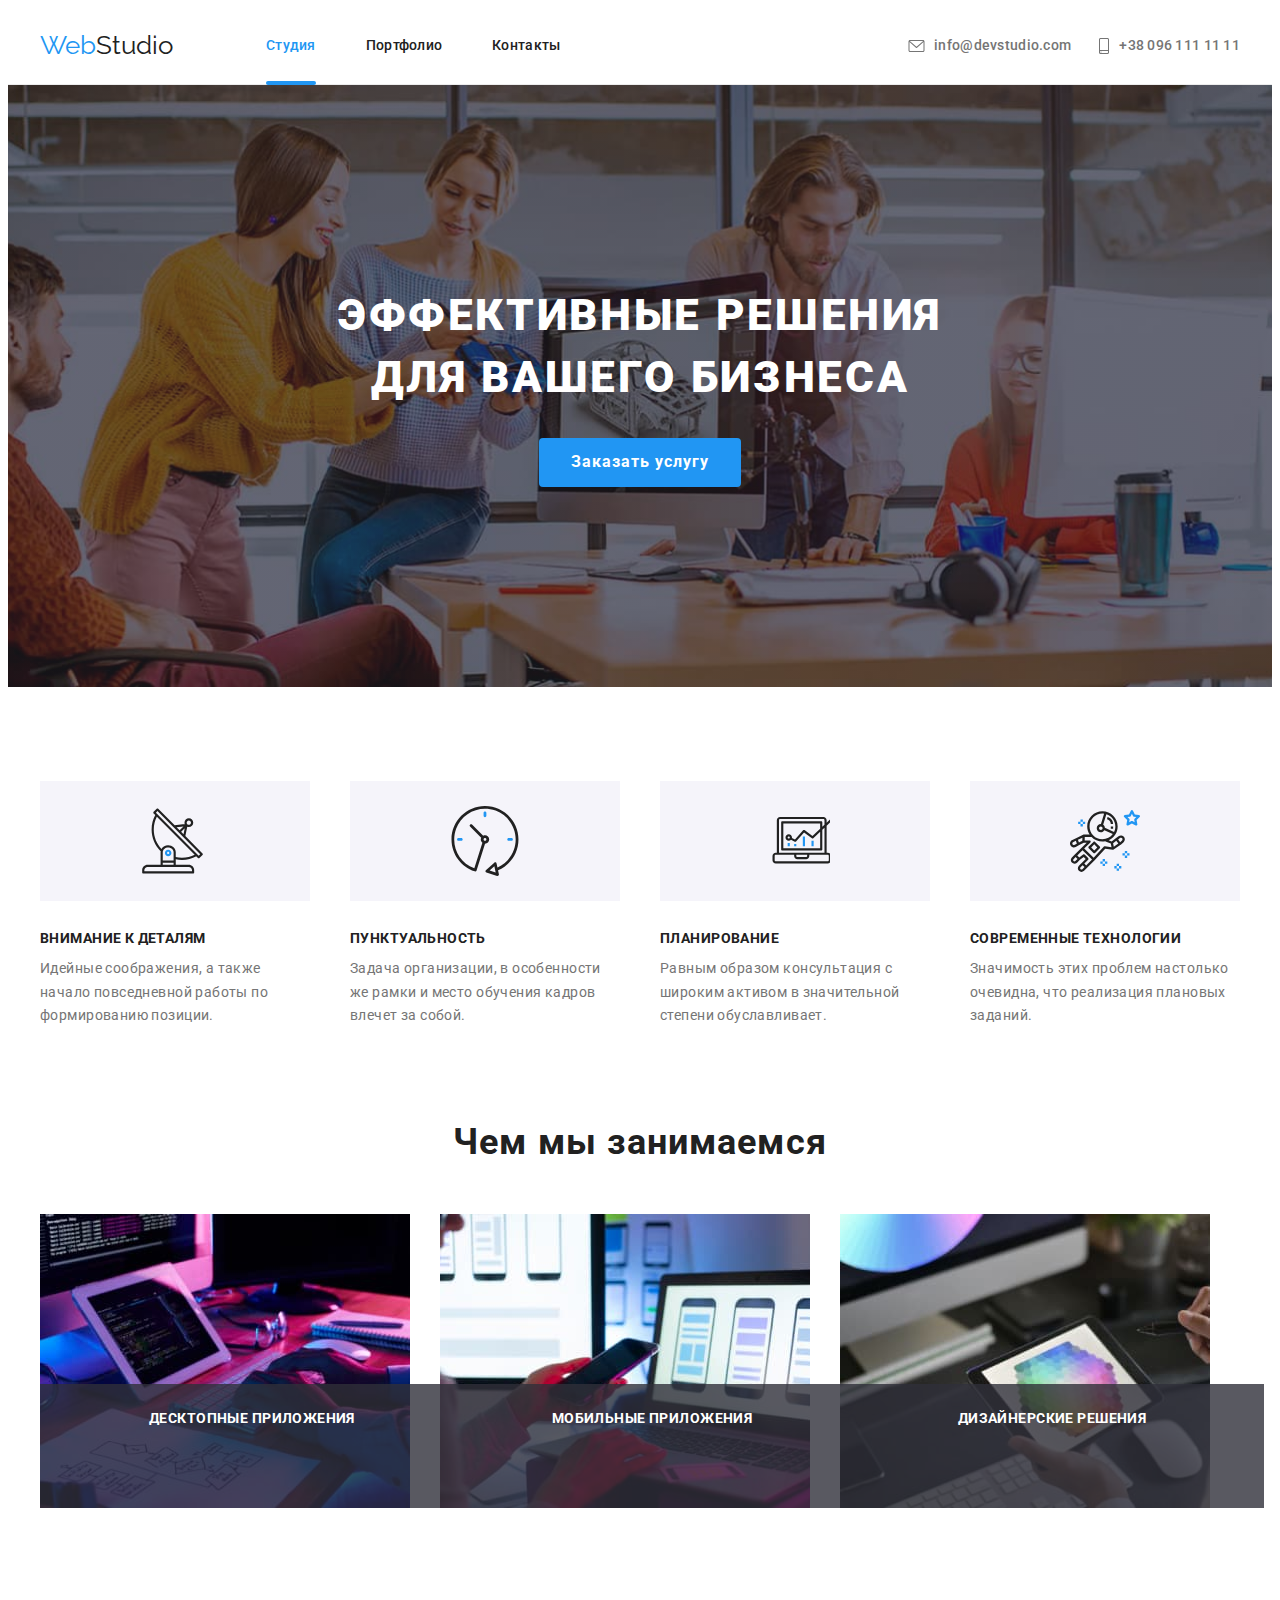
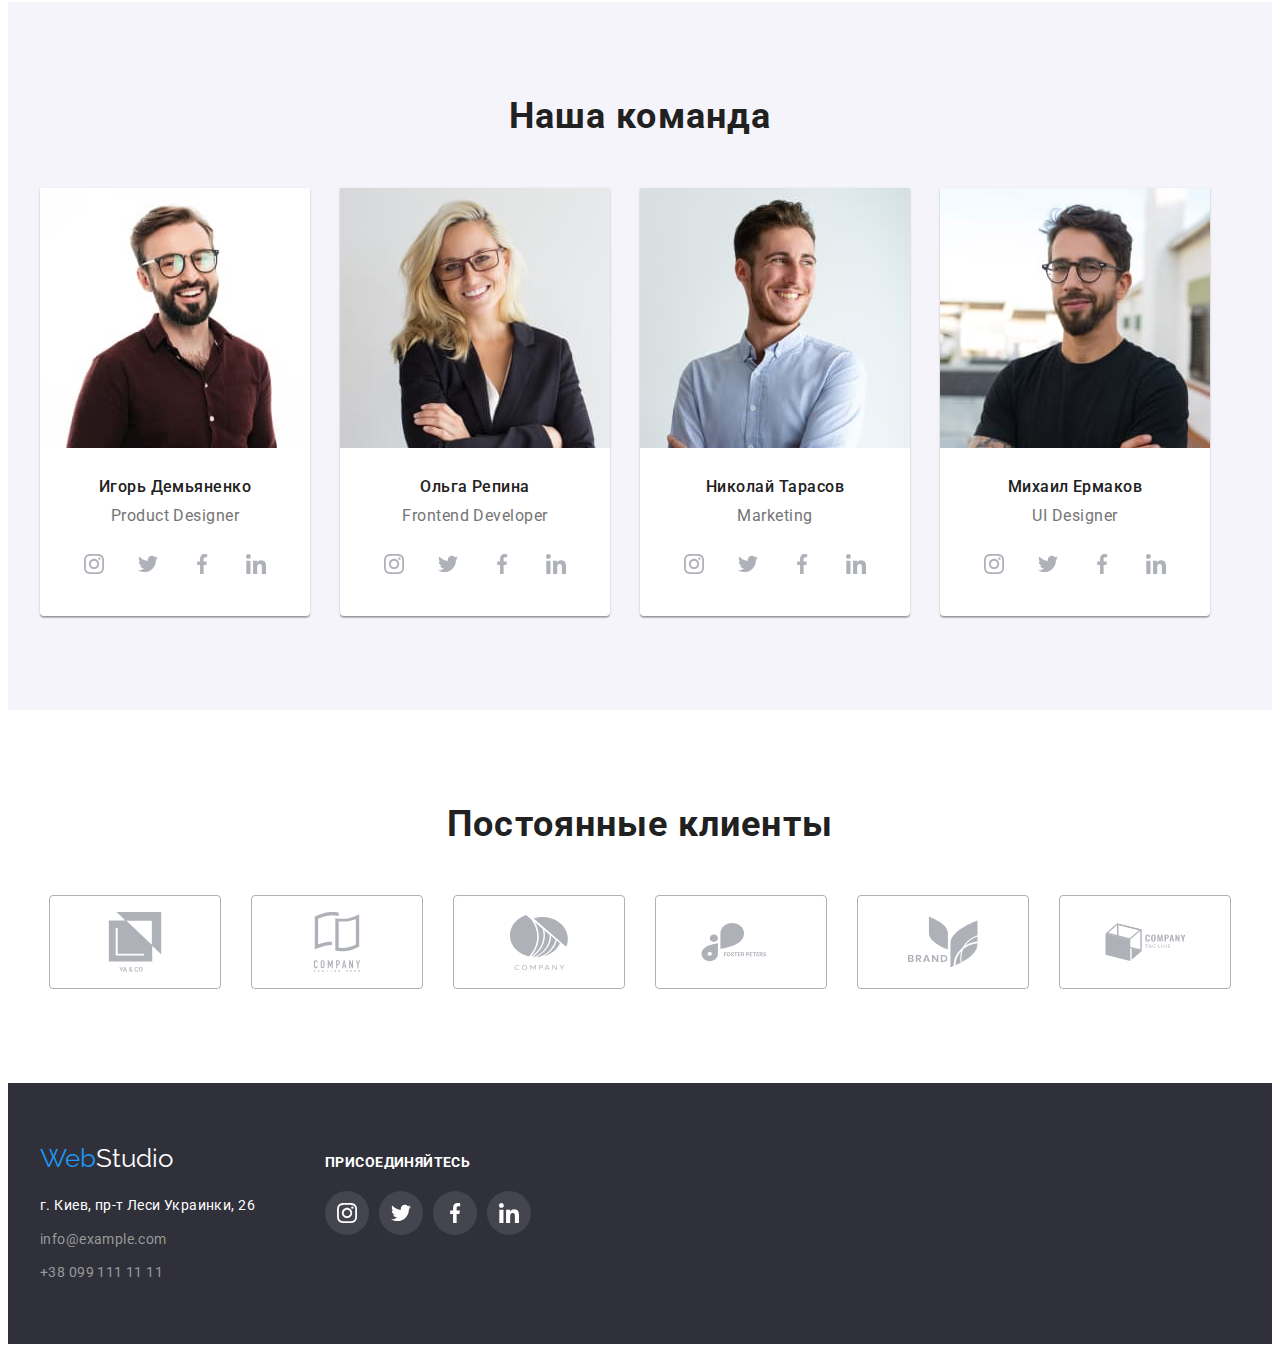
<file: index.html>
<!DOCTYPE html>
<html lang="ru">

<head>
    <meta charset="UTF-8">
    <meta http-equiv="X-UA-Compatible" content="IE=edge">
    <meta name="viewport" content="width=device-width, initial-scale=1.0">
    <title>Homework</title>

    <link rel="stylesheet" href="./css/style.css">

    <link rel="stylesheet" href="https://cdnjs.cloudflare.com/ajax/libs/modern-normalize/1.0.0/modern-normalize.min.css"
        integrity="sha512-ISS7cAi1PEhQ8jnbJpJZMd29NlhNj4AWYyLOSp2CE/CsHxTCu+r+t0D2yoJudVrd0/8fTVPUVDzY5Tvli75u/g=="
        crossorigin="anonymous" />

    <link
        href="https://fonts.googleapis.com/css2?family=Raleway:wght@700&family=Roboto:wght@400;500;700;900&display=swap"
        rel="stylesheet">
</head>

<body>
    <!------------------------Header----------------------->
    <header class="header">
        <div class="container header-container">
            <a href="./index.html" lang="en" class="logo link">
                <span class="colortext">Web</span>Studio
            </a>
            <nav>
                <ul class="site-nav list">
                    <li class="item site-nav-item"><a href="#" class="link active">Студия</a></li>
                    <li class="item"><a href="./portfolio.html" class="link">Портфолио</a></li>
                    <li class="item"><a href="#" class="link">Контакты</a></li>
                </ul>
            </nav>

            <ul class="auth-nav list">
                <li class="item auth-nav-item">
                    <a class="link auth-nav-link" href="mailto:info@devstudio.com"><svg class="icon nav-icon" width="21" height="16">
                        <use href="./images/icons.svg#envelope"></use>
                    </svg>
                    info@devstudio.com</a></li>
                <li class="item auth-nav-item">
                    <a class="link auth-nav-link" href="tel:+380961111111"><svg class="icon nav-icon" width="16" height="20">
                        <use href="./images/icons.svg#smartphone"></use>
                    </svg>+38 096 111 11 11</a></li>
            </ul>
        </div>
    </header>

    <main>
        <!-----------Hero section---------------->
        <section class="hero">
            <div class="overlay">
                <h1 class="hero-title">Эффективные решения <br> для вашего бизнеса</h1>
                <button type="button" class="hero-button" data-modal-open>Заказать услугу</button>
            </div>
        </section>
        <!-----------Features section------------>
        <section class="features-section">
            <div class="container">
                <ul class="list features-list">
                    <li class="item features-list-item">
                        <div class="features-thumb">
                            <svg class="icon features-icon">
                                <use href="./images/icons.svg#antenna" width="65" height="70"></use>
                            </svg>
                        </div>
                        <h3 class="features-section-titles">Внимание к деталям</h3>
                        <p class="text">Идейные соображения, а также начало повседневной работы по формированию позиции.
                        </p>
                    </li>
                    <li class="item features-list-item">
                        <div class="features-thumb">
                            <svg class="icon features-icon">
                                <use href="./images/icons.svg#clock" width="70" height="70"></use>
                            </svg>
                        </div>
                        <h3 class="features-section-titles">Пунктуальность</h3>
                        <p class="text">Задача организации, в особенности же рамки и место обучения кадров влечет за
                            собой.
                        </p>
                    </li>
                    <li class="item features-list-item">
                        <div class="features-thumb">
                            <svg class="icon features-icon">
                                <use href="./images/icons.svg#diagram" width="90" height="65"></use>
                            </svg>
                       </div>
                        <h3 class="features-section-titles">Планирование</h3>
                        <p class="text">Равным образом консультация с широким активом в значительной степени
                            обуславливает.
                        </p>
                    </li>
                    <li class="item features-list-item">
                        <div class="features-thumb">
                            <svg class="icon features-icon" width="55" height="61">
                                <use href="./images/icons.svg#astronaut"></use>
                            </svg>
                        </div>
                        <h3 class="features-section-titles">Современные технологии</h3>
                        <p class="text">Значимость этих проблем настолько очевидна, что реализация плановых заданий.</p>
                    </li>
                </ul>
            </div>
        </section>
        <!-----------Direction section------------>
        <section class="direction-section">
            <div class="container">
                <h2 class="section-title work-direction-title">Чем мы занимаемся</h2>
                <ul class="list direction-list">
                    <li class="item direction-list-item">
                        <img src="./images/studioimages/algoritmimg.jpg" alt="desctop picture" width="370">
                        <div class="direction-label">
                            <h3 class="direction-titles">Десктопные приложения</h3>
                        </div>
                    </li>
                    <li class="item direction-list-item">
                        <img src="./images/studioimages/phoneimg.jpg" alt="picture with a phone" width="370">
                        <div class="direction-label">
                            <h3 class="direction-titles">Мобильные приложения</h3>
                        </div>
                    </li>
                    <li class="item direction-list-item">
                        <img src="./images/studioimages/tabletimg.jpg" alt="a tablet screen picture" width="370">
                        <div class="direction-label">
                            <h3 class="direction-titles">Дизайнерские решения</h3>
                        </div>
                    </li>
                </ul>
            </div>
        </section>
        <!--Cards section-->
        <section class="cards-section section">
            <div class="container">
                <h2 class="section-title">Наша команда</h2>
                <ul class="cards-list list">
                    <li class="item cards-list-item">
                        <img src="./images/studioimages/photocard1.jpg" alt="photo" width="270">
                        <div class="cards-element">
                            <h3 class="card-title">Игорь Демьяненко</h3>
                            <p class="card-text" lang="en">Product Designer</p>
                            <ul class="list social-list">
                                <li class="item social-list-item"><a class="link social-list-link" href="#">
                                        <svg class="icon social-icon" width="20" height="20">
                                            <use href="./images/icons.svg#instagram"></use>
                                        </svg>
                                    </a></li>
                                <li class="item social-list-item"><a class="link social-list-link" href="#">
                                        <svg class="icon social-icon" width="20" height="20">
                                            <use href="./images/icons.svg#twitter"></use>
                                        </svg>
                                    </a></li>
                                <li class="item social-list-item"><a class="link social-list-link" href="#">
                                        <svg class="icon social-icon" width="20" height="20">
                                            <use href="./images/icons.svg#facebook"></use>
                                        </svg>
                                    </a></li>
                                <li class="item social-list-item"><a class="link social-list-link" href="#">
                                        <svg class="icon social-icon" width="20" height="20">
                                            <use href="./images/icons.svg#linkedin"></use>
                                        </svg>
                                    </a></li>
                           </ul>
                       </div>
                    </li>
                    <li class="item cards-list-item">
                        <img src="./images/studioimages/photocard2.jpg" alt="photo" width="270">
                        <div class="cards-element">
                            <h3 class="card-title">Ольга Репина</h3>
                            <p class="card-text" lang="en">Frontend Developer</p>
                            <ul class="list social-list">
                                <li class="item social-list-item"><a class="link social-list-link" href="#">
                                        <svg class="icon social-icon" width="20" height="20">
                                            <use href="./images/icons.svg#instagram"></use>
                                        </svg>
                                    </a></li>
                                <li class="item social-list-item"><a class="link social-list-link" href="#">
                                        <svg class="icon social-icon" width="20" height="20">
                                            <use href="./images/icons.svg#twitter"></use>
                                        </svg>
                                    </a></li>
                                <li class="item social-list-item"><a class="link social-list-link" href="#">
                                        <svg class="icon social-icon" width="20" height="20">
                                            <use href="./images/icons.svg#facebook"></use>
                                        </svg>
                                    </a></li>
                                <li class="item social-list-item"><a class="link social-list-link" href="#">
                                        <svg class="icon social-icon" width="20" height="20">
                                            <use href="./images/icons.svg#linkedin"></use>
                                        </svg>
                                    </a></li>
                            </ul>
                        </div>
                    </li>
                    <li class="item cards-list-item">
                        <img src="./images/studioimages/photocard3.jpg" alt="photo" width="270">
                        <div class="cards-element">
                            <h3 class="card-title">Николай Тарасов</h3>
                            <p class="card-text" lang="en">Marketing</p>
                            <ul class="list social-list">
                                <li class="item social-list-item"><a class="link social-list-link" href="#">
                                        <svg class="icon social-icon" width="20" height="20">
                                            <use href="./images/icons.svg#instagram"></use>
                                        </svg>
                                    </a></li>
                                <li class="item social-list-item"><a class="link social-list-link" href="#">
                                        <svg class="icon social-icon" width="20" height="20">
                                            <use href="./images/icons.svg#twitter"></use>
                                        </svg>
                                    </a></li>
                                <li class="item social-list-item"><a class="link social-list-link" href="#">
                                        <svg class="icon social-icon" width="20" height="20">
                                            <use href="./images/icons.svg#facebook"></use>
                                        </svg>
                                    </a></li>
                                <li class="item social-list-item"><a class="link social-list-link" href="#">
                                        <svg class="icon social-icon" width="20" height="20">
                                            <use href="./images/icons.svg#linkedin"></use>
                                        </svg>
                                    </a></li>
                            </ul>
                        </div>
                    </li>
                    <li class="item cards-list-item">
                        <img src="./images/studioimages/photocard4.jpg" alt="photo" width="270">
                        <div class="cards-element">
                            <h3 class="card-title">Михаил Ермаков</h3>
                            <p class="card-text" lang="en">UI Designer</p>
                            <ul class="list social-list">
                                <li class="item social-list-item"><a class="link social-list-link" href="#">
                                        <svg class="icon social-icon" width="20" height="20">
                                            <use href="./images/icons.svg#instagram"></use>
                                        </svg>
                                    </a></li>
                                <li class="item social-list-item"><a class="link social-list-link" href="#">
                                        <svg class="icon social-icon" width="20" height="20">
                                            <use href="./images/icons.svg#twitter"></use>
                                        </svg>
                                    </a></li>
                                <li class="item social-list-item"><a class="link social-list-link" href="#">
                                        <svg class="icon social-icon" width="20" height="20">
                                            <use href="./images/icons.svg#facebook"></use>
                                        </svg>
                                    </a></li>
                                <li class="item social-list-item"><a class="link social-list-link" href="#">
                                        <svg class="icon social-icon" width="20" height="20">
                                            <use href="./images/icons.svg#linkedin"></use>
                                        </svg>
                                    </a></li>
                            </ul>
                        </div>
                    </li>
                </ul>
            </div>
        </section>
        <section class="section">
            <h2 class="section-title">Постоянные клиенты</h2>
            <ul class="list client-list">
                <li class="item client-list-item"><a class="link client-list-link" href="#">
                        <svg class="icon client-list-icon" width="106" height="60">
                            <use href="./images/icons.svg#clientone"></use>
                        </svg>
                    </a></li>
                <li class="item client-list-item"><a class="link client-list-link" href="#">
                        <svg class="icon client-list-icon" width="106" height="60">
                            <use href="./images/icons.svg#clienttwo"></use>
                        </svg>
                    </a></li>
                <li class="item client-list-item"><a class="link client-list-link" href="#">
                        <svg class="icon client-list-icon" width="106" height="60">
                            <use href="./images/icons.svg#clientthree"></use>
                        </svg>
                    </a></li>
                <li class="item client-list-item"><a class="link client-list-link" href="#">
                        <svg class="icon client-list-icon" width="145" height="80">
                            <use href="./images/icons.svg#clientfour"></use>
                        </svg>
                    </a></li>
                <li class="item client-list-item"><a class="link client-list-link" href="#">
                        <svg class="icon client-list-icon" width="130" height="70">
                            <use href="./images/icons.svg#clientfive"></use>
                        </svg>
                    </a></li>
                <li class="item client-list-item"><a class="link client-list-link" href="#">
                        <svg class="icon client-list-icon" width="145" height="80">
                            <use href="./images/icons.svg#clientsix"></use>
                        </svg>
                    </a></li>
            </ul>
        </section>
    </main>
    <!--Footer-->
    <footer class="footer">
        <div class="container footer-container">
            <div class="footer-address-information">
                <a href="./index.html" lang="en" class="logo link"><span class="colortext">Web</span>Studio</a>
                <address class="address">
                    <ul class="footer-list list">
                        <li class="item">
                            <a class="footer-address link"
                                href="https://www.google.com/maps/d/embed?mid=10uSM3H-mIU3GznYo2szRIEphczw" target="_blank"
                                rel="noopener noreferrer">г. Киев, пр-т Леси Украинки, 26</a>
                        </li>
                        <li class="item">
                            <a class="contacts-footer link" href="mailto:iinfo@example.com">info@example.com</a>
                        </li>
                        <li class="item">
                            <a class="contacts-footer link" href="tel:+380991111111">+38 099 111 11 11</a>
                        </li>
                    </ul>
                </address>
            </div>
            <div class="footer-join">
                <h3 class="title footer-join-title">Присоединяйтесь</h3>
                <ul class="list social-list footer-social-list">
                    <li class="item social-list-item footer-social-list-item"><a class="link social-list-link" href="#">
                            <svg class="icon footer-social-icon" width="20" height="20">
                                <use href="./images/icons.svg#instagram"></use>
                            </svg>
                        </a></li>
                    <li class="item social-list-item footer-social-list-item"><a class="link social-list-link" href="#">
                            <svg class="icon footer-social-icon" width="20" height="20">
                                <use href="./images/icons.svg#twitter"></use>
                            </svg>
                        </a></li>
                    <li class="item social-list-item footer-social-list-item"><a class="link social-list-link" href="#">
                            <svg class="icon footer-social-icon" width="20" height="20">
                                <use href="./images/icons.svg#facebook"></use>
                            </svg>
                        </a></li>
                    <li class="item social-list-item footer-social-list-item"><a class="link social-list-link" href="#">
                            <svg class="icon footer-social-icon" width="20" height="20">
                                <use href="./images/icons.svg#linkedin"></use>
                            </svg>
                        </a></li>
                
                </ul>
            </div>
        </div>
    </footer>
<!-------Modal window------->
   <div class="backdrop is-hidden" data-modal>
       <div class="modal">
           <button class="modal-close-button" data-modal-close>
            <svg class="icon modal-close-icon" width="11" height="11">
                <use href="./images/icons.svg#cross"></use>
            </svg>
           </button>
       </div>
   </div>

<script src="./js/modal.js"></script>
</body>

</html>
</file>
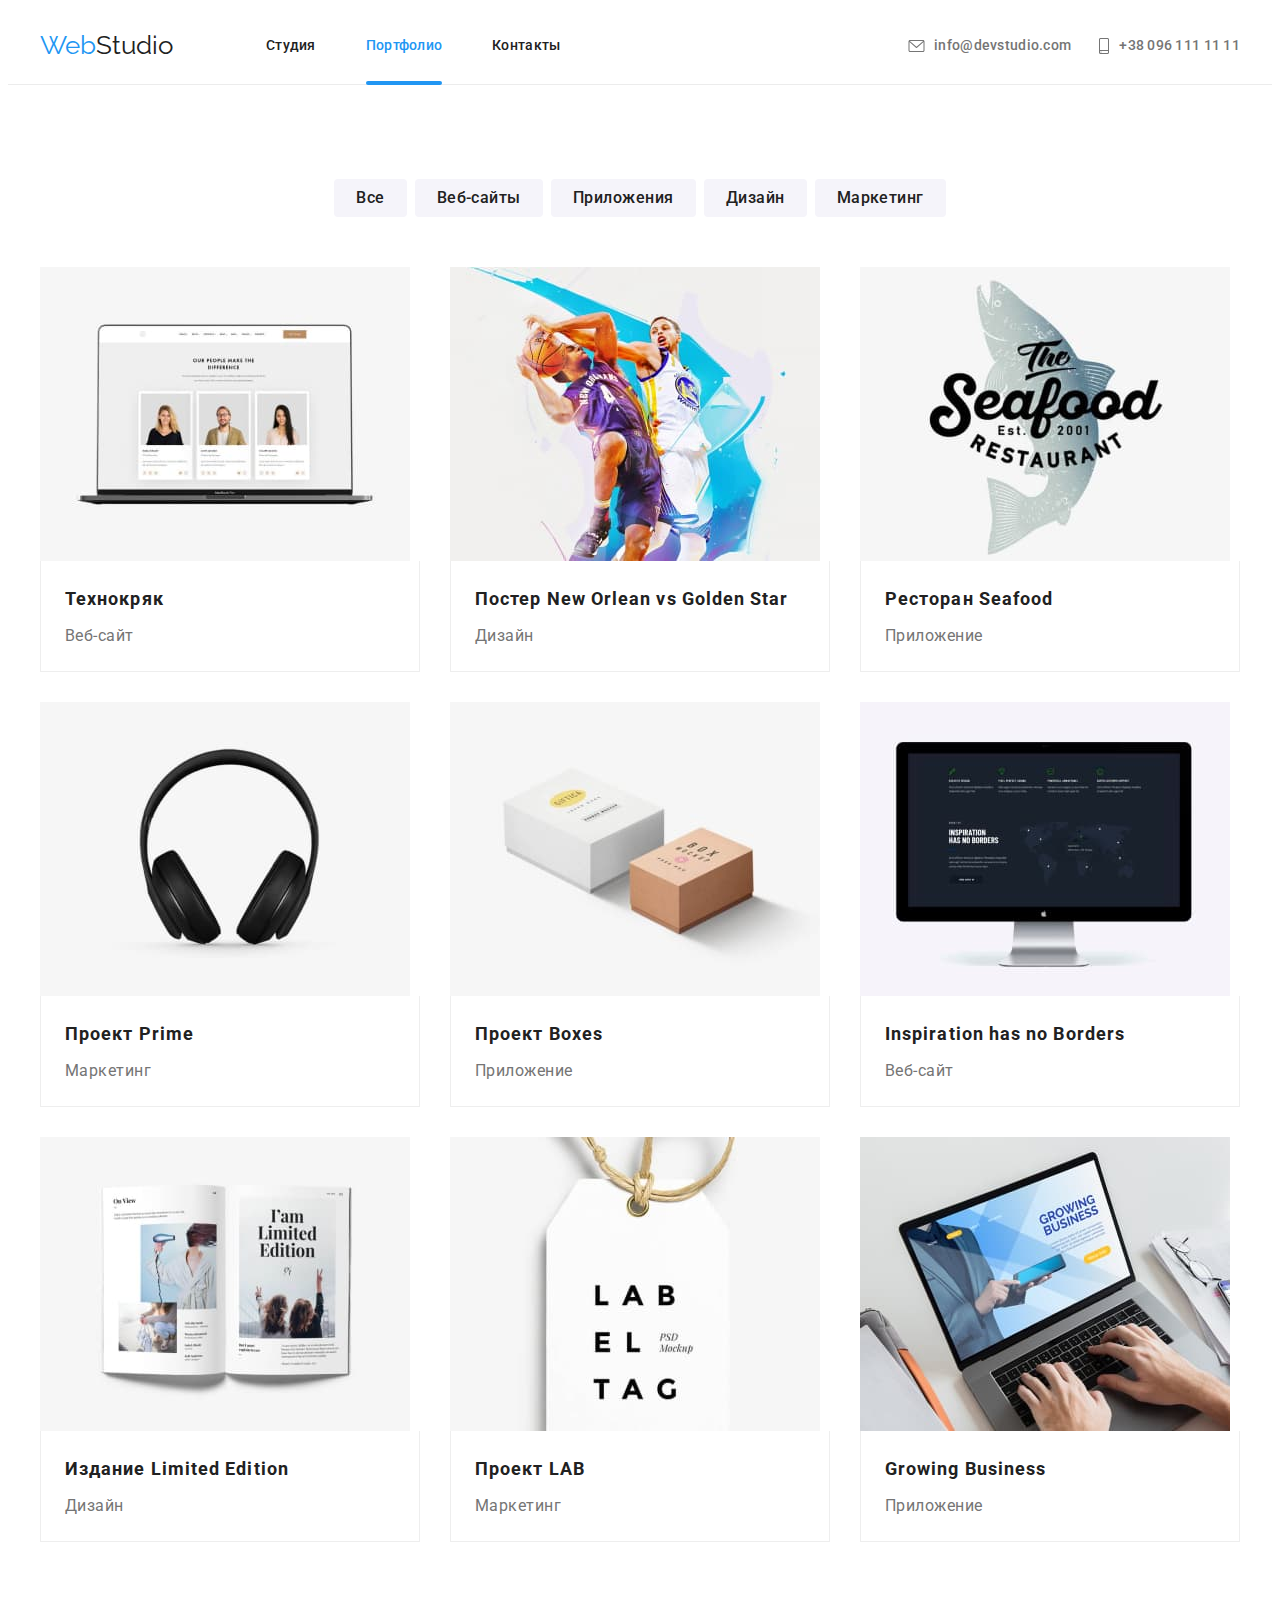
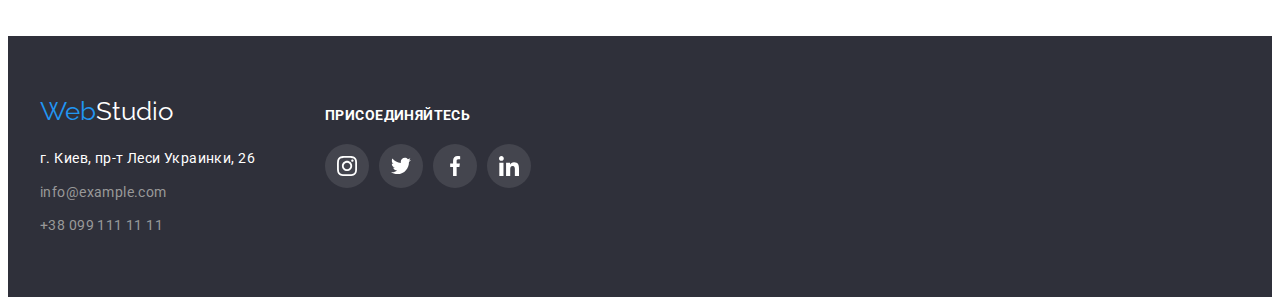
<file: portfolio.html>
<!DOCTYPE html>
<html lang="ru">

<head>
    <meta charset="UTF-8">
    <meta http-equiv="X-UA-Compatible" content="IE=edge">
    <meta name="viewport" content="width=device-width, initial-scale=1.0">
    <title>Homework</title>

    <link rel="stylesheet" href="./css/style.css">

    <link rel="stylesheet" href="https://cdnjs.cloudflare.com/ajax/libs/modern-normalize/1.0.0/modern-normalize.min.css"
        integrity="sha512-ISS7cAi1PEhQ8jnbJpJZMd29NlhNj4AWYyLOSp2CE/CsHxTCu+r+t0D2yoJudVrd0/8fTVPUVDzY5Tvli75u/g=="
        crossorigin="anonymous" />
    
    <link
        href="https://fonts.googleapis.com/css2?family=Raleway:wght@700&family=Roboto:wght@400;500;700;900&display=swap"
        rel="stylesheet">
</head>

<body>
    <!--Header-->
    <header class="header">
        <div class="container header-container">
            <a href="./index.html" lang="en" class="logo link">
                <span class="colortext">Web</span>Studio
            </a>
            <nav>
                <ul class="site-nav list">
                    <li class="item"><a href="./index.html" class="link">Студия</a></li>
                    <li class="item site-nav-item"><a href="#" class="link active">Портфолио</a></li>
                    <li class="item"><a href="#" class="link">Контакты</a></li>
                </ul>
            </nav>

            <ul class="auth-nav list">
                <li class="item auth-nav-item">
                    <a class="link auth-nav-link" href="mailto:info@devstudio.com"><svg class="icon nav-icon" width="21" height="16">
                            <use href="./images/icons.svg#envelope"></use>
                        </svg>
                        info@devstudio.com</a>
                </li>
                <li class="item auth-nav-item">
                    <a class="link auth-nav-link" href="tel:+380961111111"><svg class="icon nav-icon" width="16" height="20">
                            <use href="./images/icons.svg#smartphone"></use>
                        </svg>+38 096 111 11 11</a>
                </li>
            </ul>
        </div>
    </header>

    <main class="section">
        <div class="container">
            <div class="filters">
                <button type="button" class="filters-button">Все</button>
                <button type="button" class="filters-button">Веб-сайты</button>
                <button type="button" class="filters-button">Приложения</button>
                <button type="button" class="filters-button">Дизайн</button>
                <button type="button" class="filters-button">Маркетинг</button>
            </div>
            <ul class="portfolio-set list">
                <li class="item portfolio-set-item">                    
                    <a href="#" class="link portfolio-set-link">
                        <div class="portfolio-set-overflow">
                        <div class="portfolio-set-thumb"> 
                            <img src="./images/portfolioimages/img1-techno.jpg" alt="picture of people on a laptop screen" width="370">
                            <div class="description">
                                <p class="description-text">Технокряк это современная площадка распространения коронавируса. Компании используют эту платформу для цифрового
                                шпионажа и атак на защищённые сервера конкурентов.</p>
                            </div>
                        </div>
                        </div>
                        <div class="set-content">
                            <h3 class="portfolio-title">Технокряк</h3>
                            <p class="text">Веб-сайт</p>
                        </div>
                    </a>
                </li>
                <li class="item portfolio-set-item">
                    <a href="#" class="link portfolio-set-link">
                        <div class="portfolio-set-overflow">
                            <div class="portfolio-set-thumb">
                                <img src="./images/portfolioimages/img2-neworlean.jpg" alt="picture of basketball players on a poster" width="370">
                                <div class="description">
                                    <p class="description-text">Технокряк это современная площадка распространения коронавируса. Компании используют эту платформу для цифрового
                                    шпионажа и атак на защищённые сервера конкурентов.</p>
                                </div>
                            </div>
                        </div>
                        <div class="set-content">
                            <h3 class="portfolio-title">Постер New Orlean vs Golden Star</h3>
                            <p class="text">Дизайн</p>
                        </div>
                    </a>
                </li>
                <li class="item portfolio-set-item">
                    <a href="#" class="link portfolio-set-link">
                        <div class="portfolio-set-overflow">
                            <div class="portfolio-set-thumb">
                                <img src="./images/portfolioimages/img3-seafood.jpg" alt="picture of a seafood restaurant logo" width="370">
                                <div class="description">
                                    <p class="description-text">Технокряк это современная площадка распространения коронавируса. Компании используют эту платформу для цифрового
                                    шпионажа и атак на защищённые сервера конкурентов.</p>
                                </div>
                            </div>
                        </div>
                        <div class="set-content">
                            <h3 class="portfolio-title">Ресторан Seafood</h3>
                            <p class="text">Приложение</p>
                        </div>
                    </a>
                </li>
                <li class="item portfolio-set-item">
                    <a href="#" class="link portfolio-set-link">
                        <div class="portfolio-set-overflow">
                            <div class="portfolio-set-thumb">
                                <img src="./images/portfolioimages/img4-earphones.jpg" alt="picture of earphones" width="370">
                                <div class="description">
                                    <p class="description-text">Технокряк это современная площадка распространения коронавируса. Компании используют эту платформу для цифрового
                                    шпионажа и атак на защищённые сервера конкурентов.</p>
                                </div>
                            </div>
                        </div>
                        <div class="set-content">
                            <h3 class="portfolio-title">Проект Prime</h3>
                            <p class="text">Маркетинг</p>
                        </div>
                    </a>
                </li>
                <li class="item portfolio-set-item">
                    <a href="#" class="link portfolio-set-link">
                        <div class="portfolio-set-overflow">
                            <div class="portfolio-set-thumb">
                                <img src="./images/portfolioimages/img5-boxes.jpg" alt="picture of boxes" width="370">
                                <div class="description">
                                    <p class="description-text">Технокряк это современная площадка распространения коронавируса. Компании используют эту платформу для цифрового
                                    шпионажа и атак на защищённые сервера конкурентов.</p>
                                </div>
                            </div>
                        </div>
                        <div class="set-content">
                            <h3 class="portfolio-title">Проект Boxes</h3>
                            <p class="text">Приложение</p>
                        </div>
                    </a>
                </li>
                <li class="item portfolio-set-item">
                    <a href="#" class="link portfolio-set-link">
                        <div class="portfolio-set-overflow">
                            <div class="portfolio-set-thumb">
                                <img src="./images/portfolioimages/img6-monitor.jpg" alt="picture of Imac" width="370">
                                <div class="description">
                                    <p class="description-text">Технокряк это современная площадка распространения коронавируса. Компании используют эту платформу для цифрового
                                    шпионажа и атак на защищённые сервера конкурентов.</p>
                                </div>
                            </div>
                        </div>
                        <div class="set-content">
                            <h3 class="portfolio-title">Inspiration has no Borders</h3>
                            <p class="text">Веб-сайт</p>
                        </div>
                    </a>
                </li>
                <li class="item portfolio-set-item">
                    <a href="#" class="link portfolio-set-link">
                        <div class="portfolio-set-overflow">
                            <div class="portfolio-set-thumb">
                                <img src="./images/portfolioimages/img7-magazine.jpg" alt="picture of an open book" width="370">
                                <div class="description">
                                    <p class="description-text">Технокряк это современная площадка распространения коронавируса. Компании используют эту платформу для цифрового
                                    шпионажа и атак на защищённые сервера конкурентов.</p>
                                </div>
                            </div>
                        </div>
                        <div class="set-content">
                            <h3 class="portfolio-title">Издание Limited Edition</h3>
                            <p class="text">Дизайн</p>
                        </div>
                    </a>
                </li>
                <li class="item portfolio-set-item">
                    <a href="#" class="link portfolio-set-link">
                        <div class="portfolio-set-overflow">
                            <div class="portfolio-set-thumb">
                                <img src="./images/portfolioimages/img8-tag.jpg" alt="picture of a tag" width="370">
                                <div class="description">
                                    <p class="description-text">Технокряк это современная площадка распространения коронавируса. Компании используют эту платформу для цифрового
                                    шпионажа и атак на защищённые сервера конкурентов.</p>
                                </div>
                            </div>
                        </div>
                        <div class="set-content">
                            <h3 class="portfolio-title">Проект LAB</h3>
                            <p class="text">Маркетинг</p>
                        </div>
                    </a>
                </li>
                <li class="item portfolio-set-item">
                    <a href="#" class="link portfolio-set-link">
                        <div class="portfolio-set-overflow">
                            <div class="portfolio-set-thumb">
                                <img src="./images/portfolioimages/img9-laptop.jpg" alt="picture of a laptop" width="370">
                                <div class="description">
                                    <p class="description-text">Технокряк это современная площадка распространения коронавируса. Компании используют эту платформу для цифрового
                                    шпионажа и атак на защищённые сервера конкурентов.</p>
                                </div>
                            </div>
                        </div>
                        <div class="set-content">
                            <h3 class="portfolio-title">Growing Business</h3>
                            <p class="text">Приложение</p>
                        </div>
                    </a>
                </li>
            </ul>
        </div>
    </main>
    <!--Footer-->
    <footer class="footer">
        <div class="container footer-container">
            <div class="footer-address-information">
                <a href="./index.html" lang="en" class="logo link"><span class="colortext">Web</span>Studio</a>
                <address class="address">
                    <ul class="footer-list list">
                        <li class="item">
                            <a class="footer-address link"
                                href="https://www.google.com/maps/d/embed?mid=10uSM3H-mIU3GznYo2szRIEphczw" target="_blank"
                                rel="noopener noreferrer">г. Киев, пр-т Леси Украинки, 26</a>
                        </li>
                        <li class="item">
                            <a class="contacts-footer link" href="mailto:iinfo@example.com">info@example.com</a>
                        </li>
                        <li class="item">
                            <a class="contacts-footer link" href="tel:+380991111111">+38 099 111 11 11</a>
                        </li>
                    </ul>
                </address>
            </div>
            <div class="footer-join">
                <h3 class="title footer-join-title">Присоединяйтесь</h3>
                <ul class="list social-list footer-social-list">
                    <li class="item social-list-item footer-social-list-item"><a class="link social-list-link" href="#">
                            <svg class="icon footer-social-icon" width="20" height="20">
                                <use href="./images/icons.svg#instagram"></use>
                            </svg>
                        </a></li>
                    <li class="item social-list-item footer-social-list-item"><a class="link social-list-link" href="#">
                            <svg class="icon footer-social-icon" width="20" height="20">
                                <use href="./images/icons.svg#twitter"></use>
                            </svg>
                        </a></li>
                    <li class="item social-list-item footer-social-list-item"><a class="link social-list-link" href="#">
                            <svg class="icon footer-social-icon" width="20" height="20">
                                <use href="./images/icons.svg#facebook"></use>
                            </svg>
                        </a></li>
                    <li class="item social-list-item footer-social-list-item"><a class="link social-list-link" href="#">
                            <svg class="icon footer-social-icon" width="20" height="20">
                                <use href="./images/icons.svg#linkedin"></use>
                            </svg>
                        </a></li>
    
                </ul>
            </div>
        </div>
    </footer>
    
    </body>
    
    </html>
</file>
<file: css/style.css>
:root {
  --main-font: "Roboto", sans serif;

  --primary-text-color: #757575;
  --secondary-text-color: #999999;
  --title-text-color: #212121;
  --primary-background-color: #ffffff;
  --accent-color: #2196f3;
  --background-color: #e5e5e5;
  --secondary-background-color: #f5f4fa;
  --footer-background-color: #2f303a;
  --social-links-bg-color: rgba(255, 255, 255, 0.1);
  --secondary-accent-color: #188ce8;
  --primary-border-color: #eeeeee;
  --secondary-border-color: #ececec;
  --company-border-color: #afb1b8;
  --hero-background-color: rgba(47, 48, 58, 0.4);
  --label-background-color: rgba(47, 48, 58, 0.8);
  --portfolio-overlay-color: rgba(33, 150, 243, 0.9);
}

body {
  color: var(--primary-text-color);
  background-color: var(--primary-background-color);
}
h1,
h2,
h3,
h4,
h5,
h6,
p {
  margin-top: 0;
  margin-bottom: 0;
}

.list {
  list-style: none;
  margin: 0;
  padding: 0;
}

.link {
  text-decoration: none;
}

img {
  display: block;
  max-width: 100%;
  height: auto;
}

/* ====================== COMPONENTS ======================= */
.section {
  padding-top: 94px;
  padding-bottom: 94px;
}

.section-title {
  margin-bottom: 50px;

  color: var(--title-text-color);
  font-family: var(--main-font);
  font-size: 36px;
  line-height: 1.16;
  text-align: center;
  letter-spacing: 0.03em;
}

.container {
  max-width: 1200px;
  margin: 0 auto;
  padding-left: 15px;
  padding-right: 15px;
}
/* ====================== HEADER ========================= */
.header {
  border-bottom: 1px solid var(--secondary-border-color);
}

.header-container {
  align-items: center;
  display: flex;
}

.logo {
  font-family: Raleway, sans-serif;
  font-size: 26px;
  line-height: 1.2;
  color: var(--title-text-color);
}

.colortext {
  color: var(--accent-color);
}

.site-nav {
  display: flex;
  margin-left: 93px;
}

.site-nav .link {
  display: block;
  padding-top: 30px;
  padding-bottom: 30px;

  color: var(--title-text-color);
  font-family: var(--main-font);
  font-weight: 500;
  font-size: 14px;
  line-height: 1.14;
  letter-spacing: 0.02em;

  transition: color 250ms cubic-bezier(0.4, 0, 0.2, 1);
}

.site-nav .item:not(:last-child) {
  margin-right: 50px;
}

.site-nav .active {
  color: var(--accent-color);
}

.site-nav-item {
  position: relative;
}

.site-nav .active::after {
  position: absolute;
  left: 0;
  bottom: -1px;

  content: "";
  display: block;
  width: 100%;
  height: 4px;
  background-color: var(--accent-color);
  border-radius: 2px;
}

.site-nav .link:hover,
.site-nav .link:focus {
  color: var(--accent-color);
}

.auth-nav {
  display: flex;
  margin-left: auto;
}

.auth-nav-link {
  display: flex;
  align-items: center;

  color: var(--primary-text-color);
  font-family: var(--main-font);
  font-weight: 500;
  font-size: 14px;
  line-height: 1.14;
  letter-spacing: 0.02em;

  transition: color 250ms cubic-bezier(0.4, 0, 0.2, 1);
}

.auth-nav-link:hover,
.auth-nav-link:focus {
  color: var(--accent-color);
  fill: var(--accent-color);
}

.auth-nav-item:not(:last-child) {
  margin-right: 25px;
}

.auth-nav-item {
  display: flex;
}

.nav-icon {
  margin-right: 7px;
  fill: currentColor;
}

/* ==================== Header END ========================= */
/* ==================== HERO SECTION ======================= */
.hero {
  text-align: center;
}

.overlay {
  padding: 200px 0;
  margin-left: auto;
  margin-right: auto;
  max-width: 1600px;
  background-image: linear-gradient(
      var(--hero-background-color),
      var(--hero-background-color)
    ),
    url(../images/studioimages/heroimage.jpg);
  background-position: center;
  background-size: cover;
}

.hero-title {
  margin-bottom: 30px;

  color: var(--primary-background-color);
  font-family: var(--main-font);
  font-weight: 900;
  font-size: 44px;
  line-height: 1.4;
  text-align: center;
  letter-spacing: 0.06em;
  text-transform: uppercase;
}

.hero-button {
  padding: 10px 32px;

  color: var(--primary-background-color);
  background-color: var(--accent-color);
  font-family: var(--main-font);
  font-weight: 700;
  font-size: 16px;
  line-height: 1.8;
  letter-spacing: 0.06em;
  border-radius: 4px;
  border: 0;
  cursor: pointer;

  transition: background-color 250ms cubic-bezier(0.4, 0, 0.2, 1);
}

.hero-button:hover,
.hero-button:focus {
  background-color: var(--secondary-accent-color);
}
/* =================== Hero section END ==================== */
/* ================== FEATURES SECTION ==================== */
.features-section {
  padding-top: 94px;
  padding-bottom: 47px;
}

.features-section-titles {
  margin-bottom: 10px;

  color: var(--title-text-color);
  font-family: var(--main-font);
  font-size: 14px;
  line-height: 1.14;
  letter-spacing: 0.03em;
  text-transform: uppercase;
}

.features-section .text {
  font-family: var(--main-font);
  font-size: 14px;
  line-height: 1.7;
  letter-spacing: 0.03em;
}

.features-list {
  display: flex;
  justify-content: space-between;
}

.features-list-item {
  flex-basis: calc(100% / 4 - 30px);
}

.features-thumb {
  display: flex;
  align-items: center;
  justify-content: center;
  margin-bottom: 30px;
  height: 120px;

  background-color: var(--secondary-background-color);
}

.features-icon {
  width: 70px;
  height: 70px;
  display: block;
}

/* ================== Features section END ================= */
/* ================== DIRECTION SECTION ==================== */
.direction-section {
  padding-top: 47px;
  padding-bottom: 94px;
}

.work-direction-title {
  margin-bottom: 50px;
}

.direction-titles {
  color: var(--primary-background-color);
  font-family: var(--main-font);
  font-size: 14px;
  line-height: 1.14;
  text-align: center;
  letter-spacing: 0.03em;
  text-transform: uppercase;
}

.direction-label {
  position: absolute;
  padding: 27px;
  height: 70px;
  width: 100%;
  bottom: 0;
  left: 0;

  background-color: var(--label-background-color);
}

.direction-list {
  display: flex;
  flex-basis: calc((100%-90px) / 3);
  margin-right: -30px;
  margin-bottom: -30px;
}

.direction-list-item {
  position: relative;
  margin-right: 30px;
  margin-bottom: 30px;
}

/* ============== Direction section END ==================== */
/* ==================== CARDS SECTION ====================== */

.cards-section {
  background-color: var(--secondary-background-color);
}

.cards-list {
  display: flex;
  margin-right: -30px;
  margin-bottom: -30px;
  flex-basis: calc((100%-120px) / 4);
}

.cards-list-item {
  margin-right: 30px;
  margin-bottom: 30px;

  background-color: var(--primary-background-color);
  box-shadow: 0px 1px 3px rgba(0, 0, 0, 0.12), 0px 1px 1px rgba(0, 0, 0, 0.14),
    0px 2px 1px rgba(0, 0, 0, 0.2);
  border-radius: 0px 0px 4px 4px;
}

.cards-element {
  padding: 30px 32px;
}

.card-title {
  margin-bottom: 10px;

  color: var(--title-text-color);
  font-family: var(--main-font);
  font-weight: 500;
  font-size: 16px;
  line-height: 1.18;
  text-align: center;
  letter-spacing: 0.03em;
}

.card-text {
  margin-bottom: 16px;

  font-family: var(--main-font);
  font-size: 16px;
  line-height: 1.18;
  text-align: center;
  letter-spacing: 0.03em;
}

.social-list {
  display: flex;
  justify-content: center;
}

.social-list-link {
  display: flex;
  align-items: center;
  justify-content: center;
  height: 44px;
  width: 44px;

  fill: var(--company-border-color);
  border-radius: 50px;

  transition: fill 250ms cubic-bezier(0.4, 0, 0.2, 1),
    background-color 250ms cubic-bezier(0.4, 0, 0.2, 1);
}

.social-list-link:hover,
.social-list-link:focus {
  background-color: var(--accent-color);
  fill: var(--primary-background-color);
}

.social-icon:hover,
.social-icon:focus {
  fill: var(--primary-background-color);
}

.social-list-item:not(:last-child) {
  margin-right: 10px;
}

/* ==================== Cards section END ================== */
/* ==================== CLIENT LIST SECTION  ======================= */
.client-list {
  display: flex;
  justify-content: center;
}

.client-list-link {
  display: flex;
  align-items: center;
  justify-content: center;
  width: 170px;
  height: 92px;
  border: 1px solid var(--company-border-color);
  border-radius: 4px;

  transition: fill 250ms cubic-bezier(0.4, 0, 0.2, 1);
  transition: border 250ms cubic-bezier(0.4, 0, 0.2, 1);
}

.client-list-item:not(:last-child) {
  margin-right: 30px;
}

.client-list-icon {
  fill: var(--company-border-color);
}

.client-list-link:hover,
.client-list-link:focus {
  border: 1px solid var(--accent-color);
}

.client-list-link:hover .client-list-icon,
.client-list-link:focus .client-list-icon {
  fill: var(--accent-color);
}
/* =============== Client list section END =============== */
/* ======================== FOOTER ========================= */
.footer {
  background-color: var(--footer-background-color);
}

.footer-container {
  padding-top: 60px;
  padding-bottom: 60px;
  display: flex;
}

.footer .logo {
  color: var(--primary-background-color);
}

.footer-address {
  margin-top: 20px;

  color: var(--primary-background-color);
  font-family: var(--main-font);
  font-size: 14px;
  line-height: 1.7;
  letter-spacing: 0.03em;
}

.contacts-footer {
  color: var(--secondary-text-color);
  font-family: var(--main-font);
  font-size: 14px;
  line-height: 24px;
  letter-spacing: 0.03em;

  transition: color 250ms cubic-bezier(0.4, 0, 0.2, 1);
}

.contacts-footer:hover,
.contacts-footer:focus {
  color: var(--accent-color);
}

.footer-list .link {
  display: inline-block;
  font-style: normal;
}

.footer-list .item:not(:last-child) {
  margin-bottom: 9px;
}

.footer-join {
  margin-top: 12px;
  margin-left: 70px;
}

.footer-join-title {
  margin-bottom: 20px;

  font-family: var(--main-font);
  color: var(--primary-background-color);
  font-size: 14px;
  line-height: 1.14;
  letter-spacing: 0.03em;
  text-transform: uppercase;
}

.footer-social-list-item {
  background-color: var(--social-links-bg-color);
  border-radius: 50px;
}

.footer-social-icon {
  fill: var(--primary-background-color);
}

/* ==================== Footer END ========================= */
/* ==================== PORTFOLIO ========================= */
.filters {
  display: flex;
  justify-content: center;
  margin-bottom: 50px;
}

.filters-button:not(:last-child) {
  margin-right: 8px;
}

.filters-button {
  padding: 6px 22px;
  cursor: pointer;

  color: var(--title-text-color);
  background-color: var(--secondary-background-color);
  font-family: var(--main-font);
  font-weight: 500;
  font-size: 16px;
  line-height: 1.62;
  letter-spacing: 0.03em;
  border-radius: 4px;
  border: 0;

  transition: color 250ms cubic-bezier(0.4, 0, 0.2, 1),
    background-color 250ms cubic-bezier(0.4, 0, 0.2, 1),
    box-shadow 250ms cubic-bezier(0.4, 0, 0.2, 1);
}

.filters-button:hover,
.filters-button:focus {
  color: var(--primary-background-color);
  background-color: var(--accent-color);
  box-shadow: 0px 3px 1px rgba(0, 0, 0, 0.1), 0px 1px 2px rgba(0, 0, 0, 0.08),
    0px 2px 2px rgba(0, 0, 0, 0.12);
}

.portfolio-set {
  display: flex;
  flex-wrap: wrap;
  margin-right: -30px;
  margin-bottom: -30px;
}

.portfolio-title {
  margin-bottom: 4px;

  color: var(--title-text-color);
  font-family: var(--main-font);
  font-size: 18px;
  line-height: 2;
  letter-spacing: 0.06em;
}

.portfolio-set > .item {
  flex-basis: calc(100% / 3 - 30px);
  margin-right: 30px;
  margin-bottom: 30px;
  background-color: var(--primary-background-color);
}

.portfolio-set-link {
  display: block;
}

.portfolio-set-link:hover,
.portfolio-set-link:focus {
  box-shadow: 0px 1px 1px rgba(0, 0, 0, 0.12), 0px 4px 4px rgba(0, 0, 0, 0.06),
    1px 4px 6px rgba(27, 27, 27, 0.16);
}

.portfolio-set .text {
  color: var(--primary-text-color);
  font-family: var(--main-font);
  font-size: 16px;
  line-height: 1.87;
  letter-spacing: 0.03em;
}

.set-content {
  padding: 20px 24px;
  border: 1px solid var(--primary-border-color);
  border-top: 0;
}

.portfolio-set-thumb {
  position: relative;
}

.description {
  position: absolute;
  width: 100%;
  height: 100%;
  top: 0;
  left: 0;
  padding: 63px 24px;
  background-color: var(--portfolio-overlay-color);

  transform: translateY(100%);
  transition: transform 250ms cubic-bezier(0.4, 0, 0.2, 1);
}

.portfolio-set-link:hover .description {
  transform: translate(0);
}

.portfolio-set-overflow {
  overflow: hidden;
}

.description-text {
  font-family: var(--main-font);
  font-size: 18px;
  line-height: 1.56;
  letter-spacing: 0.03em;
  color: var(--primary-background-color);
}
/* ==================== Portfolio END ====================== */
/* ==================== MODAL WINDOW ==================+==== */
.backdrop {
  position: fixed;
  top: 0;
  left: 0;
  width: 100%;
  height: 100%;
  background-color: rgba(0, 0, 0, 0.2);
  transform: translate(0);
}

.backdrop.is-hidden {
  opacity: 0;
  pointer-events: none;
}

.backdrop.is-hidden .modal {
  transform: translate(-50%, -50%) scale(0.5);
  opacity: 0;
}

.modal {
  position: absolute;
  top: 50%;
  left: 50%;

  min-width: 528px;
  min-height: 581px;
  padding: 8px;
  background-color: var(--primary-background-color);
  box-shadow: 0px 1px 3px rgba(0, 0, 0, 0.12), 0px 1px 1px rgba(0, 0, 0, 0.14),
    0px 2px 1px rgba(0, 0, 0, 0.2);
  border-radius: 4px;

  transform: translate(-50%, -50%) scale(1);
  opacity: 1;
  transition: transform 250ms cubic-bezier(0.4, 0, 0.2, 1),
    opacity 250ms cubic-bezier(0.4, 0, 0.2, 1);
}

.modal-close-button {
  display: flex;
  position: absolute;
  top: 8px;
  right: 8px;

  width: 30px;
  height: 30px;
  border-radius: 50%;
  border-color: rgba(184, 118, 118, 0.1);
  background-color: transparent;
  cursor: pointer;
}

.modal-close-icon {
  margin: auto;
}

/* ==================== Modal window END====================== */
</file>
